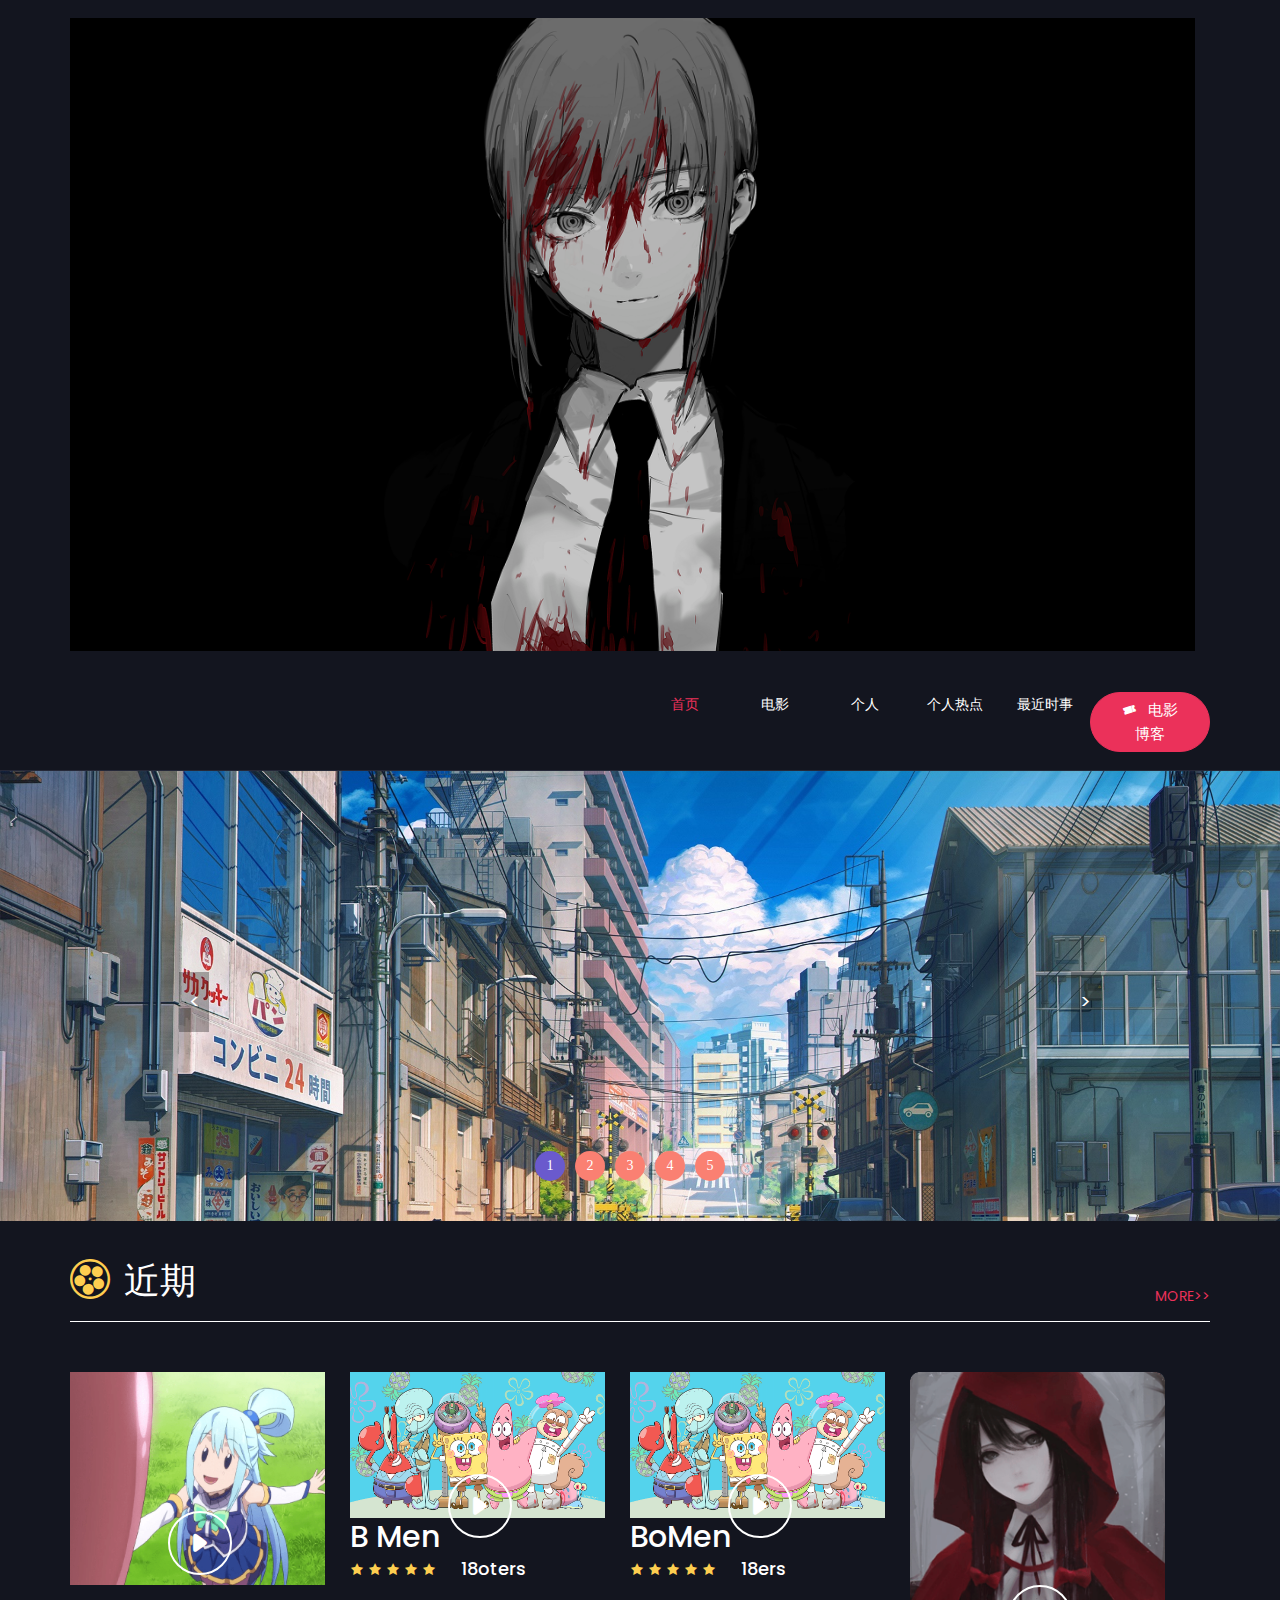
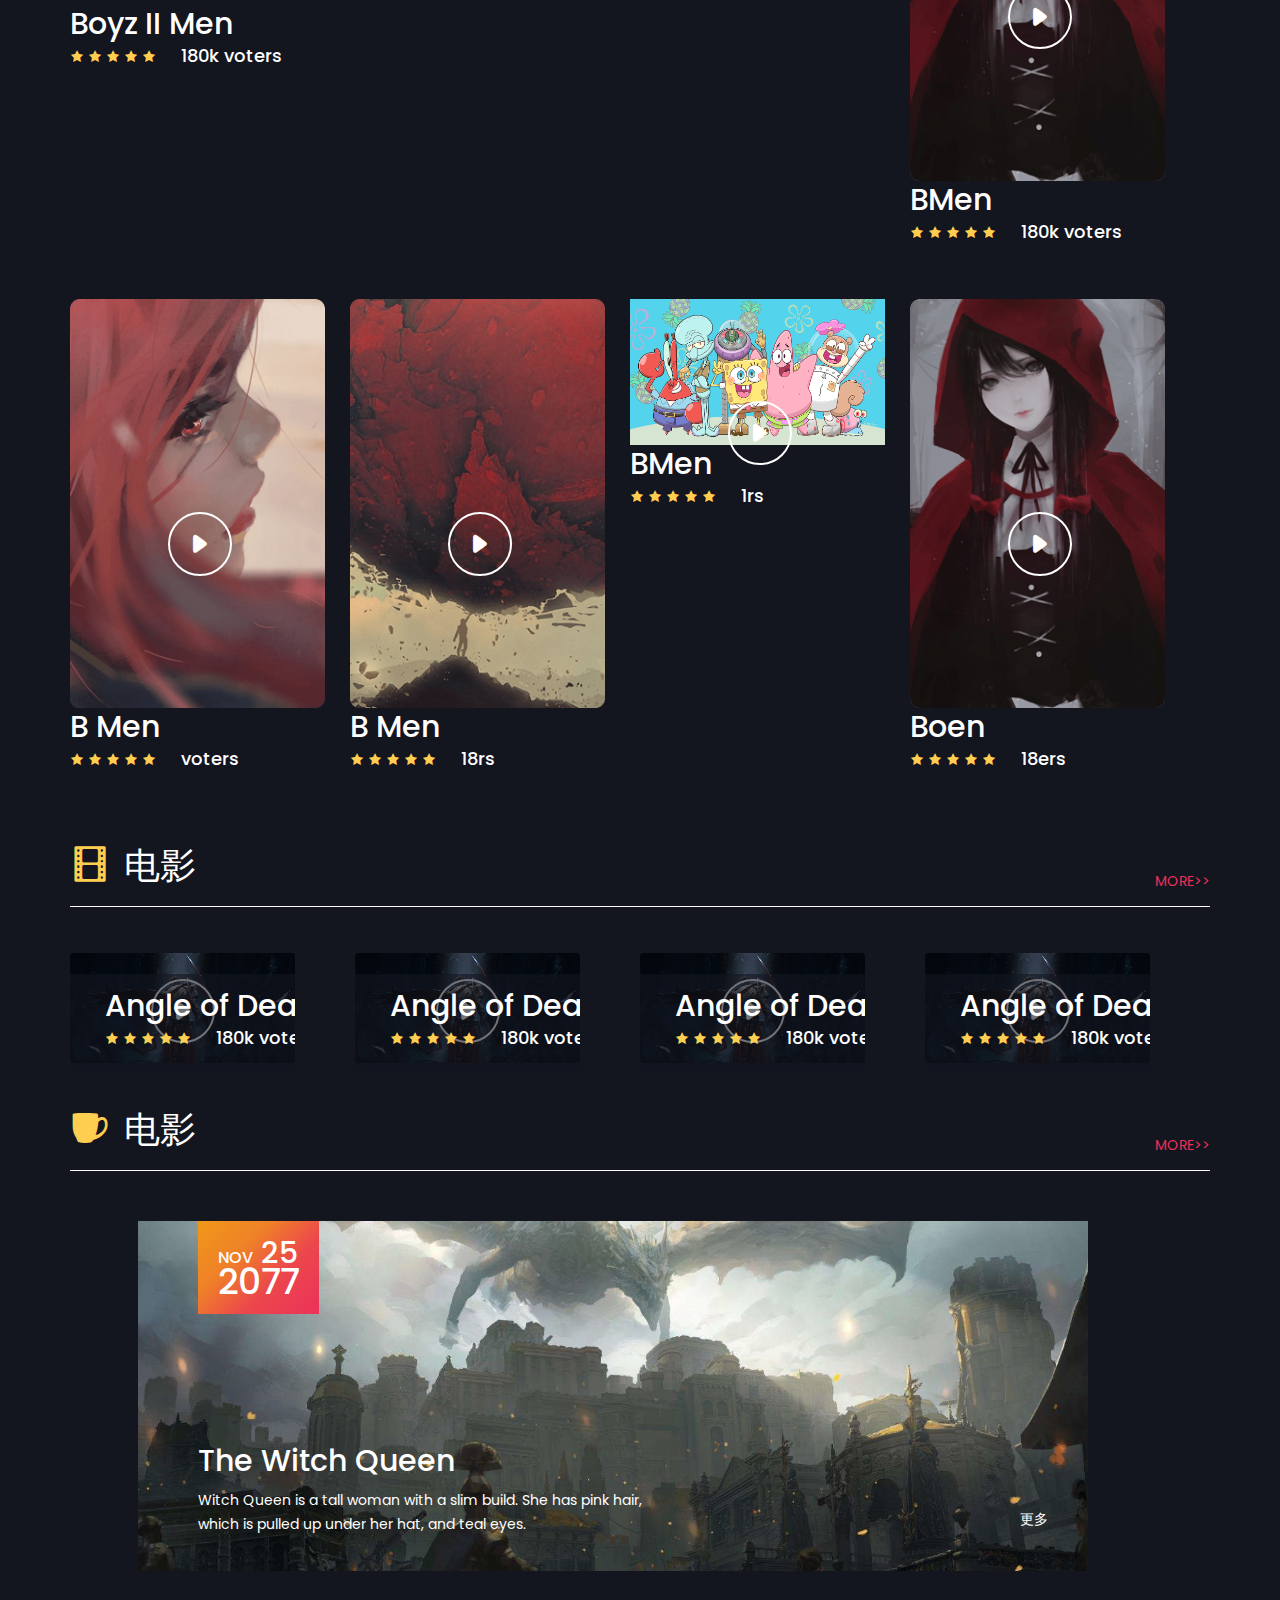
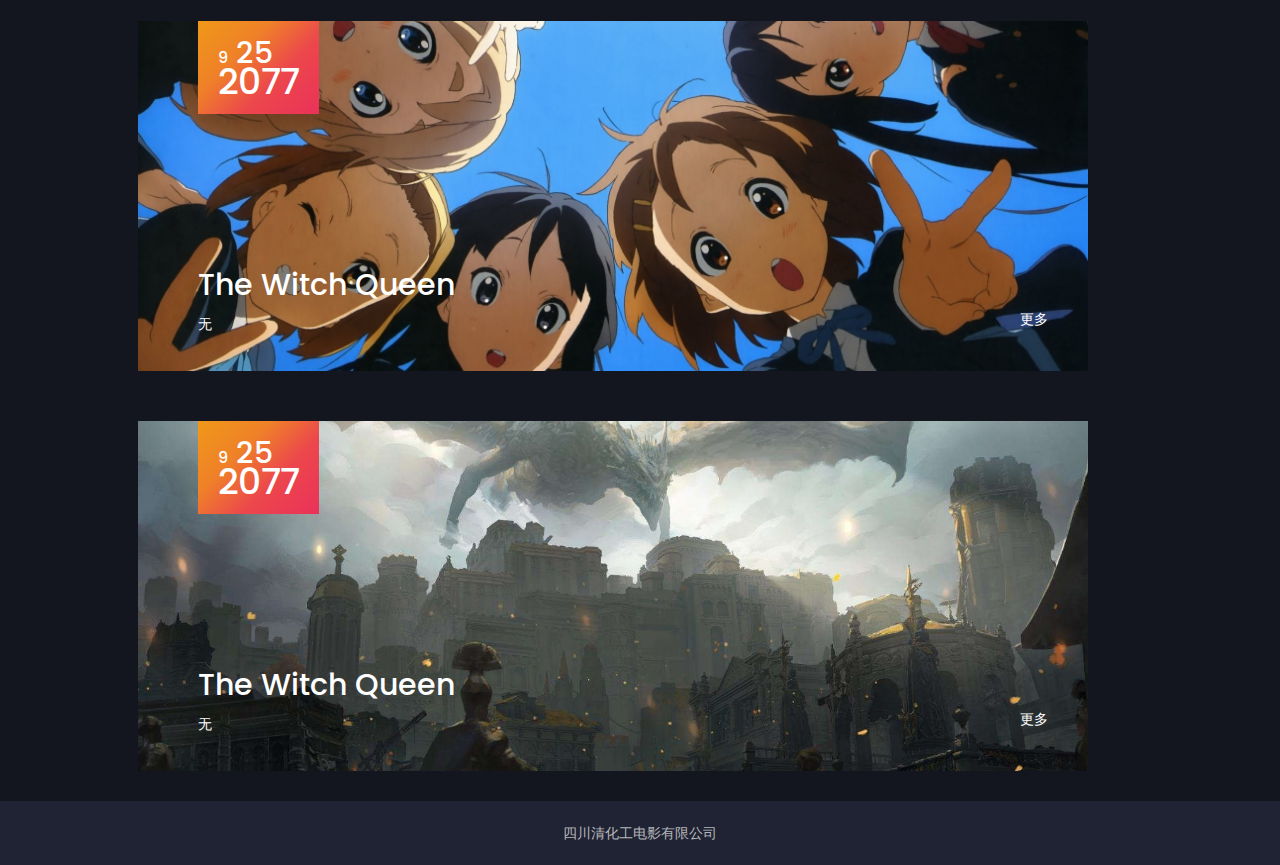
<file: index.html>
﻿<!DOCTYPE html>
<html>
	<head>
		<meta charset="UTF-8">
		<meta http-equiv="X-UA-Compatible" content="IE=edge">
		<meta name="viewport" content="width=device-width, initial-scale=1">
		<title>电影网站</title>
		<link rel="stylesheet" href="css/main.css" />
		<link rel="stylesheet" href="css/style.css" />
		<link rel="stylesheet" href="css/icofont.css" />
		<link rel="stylesheet" href="css/mian_style.css" />
		<script src='./js/jquery.js'></script>
	</head>
	<body>
		<!--头部开始	-->
		<header class="header">
			<div class="container">
				<div class="header_area">
					<div class="logo">
						<a href="index.html">
							<img src="picture/logo.png" alt="logo"/>
						</a>
					</div>	
					<div class="meau">
						<ul>
							<li>
								<a class="active" href="index.html">首页</a>
							</li>
							<li>
								<a href="movies.html">电影</a>
							</li>
							<li>
								<a href="celebrities.html">个人</a>
							</li>
							<li>
								<a href="hot.html">个人热点</a>
							</li>
							<li>
								<a href="news.html">最近时事</a>
							</li>
							<li style="width: 120px;">
								<a href="###" class="theme-btn">
									<i class="icofont icofont-ticket"></i>
									&nbsp;&nbsp;电影博客									
								</a>
							</li>
						</ul>
					</div>
				</div>
			</div>
			<!--头部结束-->			
		</header>
		<!--内容部分开始-->
			<section id="content">
				<!--banner开始-->
				<div class="banner">
					<ul class="list">
						<li class="on"><a href="#"><img src="picture/b1.jpg" alt="" /></a></li>
						<li><a href="#"><img src="picture/b2.jpg" alt="" /></a></li>
						<li><a href="#"><img src="picture/b3.jpg" alt="" /></a></li>
						<li><a href="#"><img src="picture/b4.jpg" alt="" /></a></li>
						<li><a href="#"><img src="picture/b5.jpg" alt="" /></a></li>
					</ul>
					<ul class="btn">
						<li class="on">1</li>
						<li>2</li>
						<li>3</li>
						<li>4</li>
						<li>5</li>
					</ul>
					
					<a href="javascript:;" class="arrow left">&lt</a>
					<a href="javascript:;" class="arrow right">&gt</a>
				</div>
				<!--近期热播-->
				<div class="con_area">
					<div class="container">
						<div class="recent_con">
							<div class="con_top">
								<h1>
									<i class="icofont icofont-movie" ></i>
									近期
								</h1>
								<a href="index.html" class="more">
									MORE>>
								</a>
							</div>
							<div class="con_main">
								<ul style="overflow:hidden;margin-bottom: 20px;">
									<li class="img_right">
										<img src="picture/portfolio1.png" alt="1" />
										<a>
											<i class="icofont icofont-ui-play"></i>
										</a>
										<div class="portfolio-content">
										<h2>Boyz II Men</h2>
										<div class="review">
											<div class="author-review">
												<b class="icofont icofont-star"></b>
												<b class="icofont icofont-star"></b>
												<b class="icofont icofont-star"></b>
												<b class="icofont icofont-star"></b>
												<b class="icofont icofont-star"></b>
				
											</div>
											<h4>180k voters</h4>
										</div>
									</div>
									</li>
									
									<li  class="img_right">
										<img src="picture/portfolio2.png" alt="1" />
										<a>
											<i class="icofont icofont-ui-play"></i>
										</a>
										<h2>B Men</h2>
										<div class="review">
											<div class="author-review">
												<b class="icofont icofont-star"></b>
												<b class="icofont icofont-star"></b>
												<b class="icofont icofont-star"></b>
												<b class="icofont icofont-star"></b>
												<b class="icofont icofont-star"></b>
				
											</div>
											<h4>18oters</h4>
										</div>
									</li>
									<li  class="img_right">
										<img src="picture/portfolio2.png" alt="1" />
										<a>
											<i class="icofont icofont-ui-play"></i>
										</a>
										<h2>BoMen</h2>
										<div class="review">
											<div class="author-review">
												<b class="icofont icofont-star"></b>
												<b class="icofont icofont-star"></b>
												<b class="icofont icofont-star"></b>
												<b class="icofont icofont-star"></b>
												<b class="icofont icofont-star"></b>
				
											</div>
											<h4>18ers</h4>
										</div>
									</li>
									<li>
										<img src="picture/portfolio4.png" alt="1" />
										<a>
											<i class="icofont icofont-ui-play"></i>
										</a>
										<h2>BMen</h2>
										<div class="review">
											<div class="author-review">
												<b class="icofont icofont-star"></b>
												<b class="icofont icofont-star"></b>
												<b class="icofont icofont-star"></b>
												<b class="icofont icofont-star"></b>
												<b class="icofont icofont-star"></b>
				
											</div>
											<h4>180k voters</h4>
										</div>
									</li>																		
								</ul>
								<ul>
									<li class="img_right">
										<img src="picture/portfolio5.png" alt="1" />
										<a>
											<i class="icofont icofont-ui-play"></i>
										</a>
										<h2>B Men</h2>
										<div class="review">
											<div class="author-review">
												<b class="icofont icofont-star"></b>
												<b class="icofont icofont-star"></b>
												<b class="icofont icofont-star"></b>
												<b class="icofont icofont-star"></b>
												<b class="icofont icofont-star"></b>
				
											</div>
											<h4> voters</h4>
										</div>
									</li>
									<li  class="img_right">
										<img src="picture/portfolio6.png" alt="1" />
										<a>
											<i class="icofont icofont-ui-play"></i>
										</a>
										<h2>B Men</h2>
										<div class="review">
											<div class="author-review">
												<b class="icofont icofont-star"></b>
												<b class="icofont icofont-star"></b>
												<b class="icofont icofont-star"></b>
												<b class="icofont icofont-star"></b>
												<b class="icofont icofont-star"></b>
				
											</div>
											<h4>18rs</h4>
										</div>
									</li>
									<li  class="img_right">
										<img src="picture/portfolio2.png" alt="1" />
										<a>
											<i class="icofont icofont-ui-play"></i>
										</a>
										<h2>BMen</h2>
										<div class="review">
											<div class="author-review">
												<b class="icofont icofont-star"></b>
												<b class="icofont icofont-star"></b>
												<b class="icofont icofont-star"></b>
												<b class="icofont icofont-star"></b>
												<b class="icofont icofont-star"></b>
				
											</div>
											<h4>1rs</h4>
										</div>
									</li>
									<li>
										<img src="picture/portfolio4.png" alt="1" />
										<a>
											<i class="icofont icofont-ui-play"></i>
										</a>
										<h2>Boen</h2>
										<div class="review">
											<div class="author-review">
												<b class="icofont icofont-star"></b>
												<b class="icofont icofont-star"></b>
												<b class="icofont icofont-star"></b>
												<b class="icofont icofont-star"></b>
												<b class="icofont icofont-star"></b>
				
											</div>
											<h4>18ers</h4>
										</div>
									</li>																		
								</ul>
							</div>
						</div>
					</div>
				</div>
				<!--经典电影-->
				<div class="con_area">
					<div class="container">
						<div class="jd_con">
							<div class="con_top">
								<h1>
									<i class="icofont icofont-film" ></i>
									电影
								</h1>
								<a href="index.html" class="more">
									MORE>>
								</a>
							</div>
				<div class="row" style="overflow: hidden; width: 100%;">
                    <div class="col-md-9">
						<div class="video-area">
							<img src="picture/video1.png" alt="video" />
							<a href="###" class="popup-youtube">
								<i class="icofont icofont-ui-play"></i>
							</a>
							<div class="video-text">
								<h2>Angle of Death</h2>
								<div class="review">
									<div class="author-review">
										<i class="icofont icofont-star"></i>
										<i class="icofont icofont-star"></i>
										<i class="icofont icofont-star"></i>
										<i class="icofont icofont-star"></i>
										<i class="icofont icofont-star"></i>
									</div>
									<h4>180k voters</h4>
								</div>
							</div>
						</div>
						<div class="video-area">
							<img src="picture/video1.png" alt="video" />
							<a href="###" class="popup-youtube">
								<i class="icofont icofont-ui-play"></i>
							</a>
							<div class="video-text">
								<h2>Angle of Death</h2>
								<div class="review">
									<div class="author-review">
										<i class="icofont icofont-star"></i>
										<i class="icofont icofont-star"></i>
										<i class="icofont icofont-star"></i>
										<i class="icofont icofont-star"></i>
										<i class="icofont icofont-star"></i>
									</div>
									<h4>180k voters</h4>
								</div>
							</div>
						</div>
						<div class="video-area">
							<img src="picture/video1.png" alt="video" />
							<a href="###" class="popup-youtube">
								<i class="icofont icofont-ui-play"></i>
							</a>
							<div class="video-text">
								<h2>Angle of Death</h2>
								<div class="review">
									<div class="author-review">
										<i class="icofont icofont-star"></i>
										<i class="icofont icofont-star"></i>
										<i class="icofont icofont-star"></i>
										<i class="icofont icofont-star"></i>
										<i class="icofont icofont-star"></i>
									</div>
									<h4>180k voters</h4>
								</div>
							</div>
						</div>
						<div class="video-area">
							<img src="picture/video1.png" alt="video" />
							<a href="###" class="popup-youtube">
								<i class="icofont icofont-ui-play"></i>
							</a>
							<div class="video-text">
								<h2>Angle of Death</h2>
								<div class="review">
									<div class="author-review">
										<i class="icofont icofont-star"></i>
										<i class="icofont icofont-star"></i>
										<i class="icofont icofont-star"></i>
										<i class="icofont icofont-star"></i>
										<i class="icofont icofont-star"></i>
									</div>
									<h4>180k voters</h4>
								</div>
							</div>
						</div>
                    </div>
				</div>
						</div>
					</div>
				</div>
			<!--	最新电影-->
				<div class="con_area">
					<div class="container">
						<div class="jd_con">
							<div class="con_top">
								<h1>
									<i class="icofont icofont-coffee-cup" ></i>
									电影
								</h1>
								<a href="index.html" class="more">
									MORE>>
								</a>
							</div>
			</div>
			<div class="news-slide-area">
				<div class="news-slider">
					<div class="single-news">
						<div class="news-bg-1"></div>
						<div class="news-date">
							<h2><span>NOV</span> 25</h2>
							<h1>2077</h1>
						</div>
						<div class="news-content">
							<h2>The Witch Queen</h2>
							<p>Witch Queen is a tall woman with a slim build. She has pink hair, which is pulled up under her hat, and teal eyes.</p>
						</div>
						<a href="#">更多</a>
					</div>
					<div class="single-news">
						<div class="news-bg-2"></div>
						<div class="news-date">
							<h2><span>9</span> 25</h2>
							<h1>2077</h1>
						</div>
						<div class="news-content">
							<h2>The Witch Queen</h2>
							<p>无</p>
						</div>
						<a href="#">更多</a>
					</div>
					<div class="single-news">
						<div class="news-bg-3"></div>
						<div class="news-date">
							<h2><span>9</span> 25</h2>
							<h1>2077</h1>
						</div>
						<div class="news-content">
							<h2>The Witch Queen</h2>
							<p>无</p>
						</div>
						<a href="#">更多</a>
					</div>
				</div>
			</div>
					</div>
				</div>
			
			</section>
			<!--end start-->
		<footer id="end">
			<div class="container">
				<span class="company">
					四川清化工电影有限公司
				</span>
			</div>
		</footer>
	</body>
	<script type="text/javascript" src="js/main.js"></script>
</html>
</file>
<file: css/main.css>
﻿
/** 清除内外边距 **/
body, h1, h2, h3, h4, h5, h6, hr, p, blockquote, /* structural elements 结构元素 */
dl, dt, dd, ul, ol, li, /* list elements 列表元素 */
pre, /* text formatting elements 文本格式元素 */
form, fieldset, legend, button, input, textarea, /* form elements 表单元素 */
th, td /* table elements 表格元素 */ {
    margin: 0;
    padding: 0;
}
/** 设置默认字体 **/
body,
button, input, select, textarea /* for ie */ {
    font: 14px/1.5 tahoma, \5b8b\4f53, sans-serif;
}
h1, h2, h3, h4, h5, h6 { font-size: 100%; font-weight: normal;}
address, cite, dfn, em, var { font-style: normal; } /* 将斜体扶正 */
code, kbd, pre, samp { font-family: courier new, courier, monospace; } /* 统一等宽字体 */
small { font-size: 12px; } /* 小于 12px 的中文很难阅读, 让 small 正常化 */
/** 重置列表元素 **/
ul, ol { list-style: none; }
/** 重置文本格式元素 **/
a { text-decoration: none; }
a:hover { text-decoration: underline; }
sup { vertical-align: text-top; } /* 重置, 减少对行高的影响 */
sub { vertical-align: text-bottom; }
/** 重置表单元素 **/
legend { color: #000; } /* for ie6 */
fieldset, img { border: 0; } /* img 搭车：让链接里的 img 无边框 */
button, input, select, textarea { font-size: 100%; } /* 使得表单元素在 ie 下能继承字体大小 */
/* 注：optgroup 无法扶正 */
/** 重置表格元素 **/
table { border-collapse: collapse; border-spacing: 0; }
/* 重置 HTML5 元素 */
article, aside, details, figcaption, figure, footer,header, hgroup, menu, nav, section,
summary, time, mark, audio, video {
    display: block;
    margin: 0;
    padding: 0;
}
</file>
<file: css/style.css>
﻿body{
	line-height: 24px;
	font-size: 14px;
	color: #b6b7b9;
	background: #13151f;
	font-family: 'Poppins', sans-serif;
	font-weight: 400;
	position: relative;
/*	height: 5000px;*/
}
.header{
	padding: 18px 0;
	width: 100%;
	border-bottom: 1px solid #252838;
	z-index: 99;
}
.header_area{
	overflow: hidden;
}
.container{
	max-width: 1140px;
	margin: 0 auto;
}
.logo{
	float: left;
}
.logo a{
	display: inline-block;
}
.meau{
	float: right;
	padding-top: 34px;
}
.meau li{
	float: left;
	width: 90px;
	text-align: center;
}
.meau li a{
	font-family: "微软雅黑";
	font-size: 14px;
	color: #ffffff;
	text-decoration: none;
}
.meau li a:hover{
	color: #eb315a;
}
.meau li .active{
	color: #eb315a;
}
.meau li .theme-btn{
	background: #eb315a;
	border: 1px solid #eb315a;
	color: #fff;
	border-radius: 35px;
	padding: 5px 25px;
	display: inline-block;
	font-size: 15px;
	cursor: pointer;
	font-weight: 500;
}
.meau li .theme-btn:hover{
	color: #eb315a;
	border: 1px solid #eb315a;
	background: rgba(235,49,90,0.2);
}
/*banner*/
.banner{
			width: 100%;
			height: 450px;
			margin: 0px auto;
			overflow: hidden;
			position: relative;
}
		
		.list li{
			position: absolute;
			width: 100%;
			text-align: center;
		}
		
		.btn{
			font:14px/2.5em "微软雅黑";
			text-align: center;
			position: absolute;
			left: 50%;
			transform: translateX(-55%);	
			bottom:40px;	
			z-index: 2;	
		}
		.btn li{
			float: left;
			width: 30px;
			line-height: 30px;
			border-radius: 50%;
			background: salmon;
			margin: 0 5px;
			color: #fff;
			cursor: pointer;
		}
		.btn .on{
			background: slateblue;
		}
		.list .on{
			z-index: 1;
		}
		
		.arrow{
			position: absolute;
			top: 50%;
			transform: translateY(-40%);
			width: 30px;
			text-align: center;
			line-height: 60px;
			background: rgba(0,0,0,0.3);
			color: #fff;
			text-decoration: none;
			font-size: 20px;
			z-index: 2;
		}
		.right{
			right: 14%;
		}
		.left{
			left:14%;
		}
		.arrow:hover{
			background: rgba(0,0,0,0.5);
			font-weight: bold;
			text-decoration: none;
		}
/*近期热播*/
.con_area{
	padding-top: 30px;
}
.recent_con{
	overflow: hidden;
}
.con_top{
	height: 54px;
	padding:8px 0;
	border-bottom: 1px solid #ffffff;
}
.con_top h1{
	float: left;
}
.con_top h1 i{
	color: #fece50;
	font-size: 40px;
	margin-right: 5px;
}
h1{
	font-size: 36px;
	color: #ffffff;
}
.more{
	float: right;
	line-height: 74px;
	color: #eb315a;
}
.con_main{
	margin-top: 50px;
}
.con_main li{
	float: left;
	display: block;
	position: relative;
	cursor: pointer;
	width: 255px;
}
.con_main li:hover img{
	width: 102%;
	height: 102%;
}
.con_main li img{
	transition: 0.9s
}
.con_main .img_right{
	margin-right: 2.2%;
}
.con_main li a{
	display: block;
	position: absolute;	
	top: 42%;
	margin-top: -30px;
	margin: auto;
	left: 50%;
	margin-left: -30px;
}
.con_main li i{
	width: 60px;

	height: 60px;
	
	line-height: 60px;
	
	color: #fff;
	
	border: 2px solid #fff;
	
	border-radius: 50%;
	
	text-align: center;
	
	font-size: 18px;
	
	display: inline-block;	
	transition: all 0.4s;	
	
}
.con_main li i:hover{
	color: orange;
	border-color: orange;
}
/*底部*/
#end{
	margin-top: 30px;
	background:#202334;
}
.company{
	width: 100%;
	display: inline-block;
	padding: 20px 0px;
	text-align: center;
}
/*详情页标题*/
.breadcrumb-area-content h2{
	margin-top: 30px;
}
</file>
